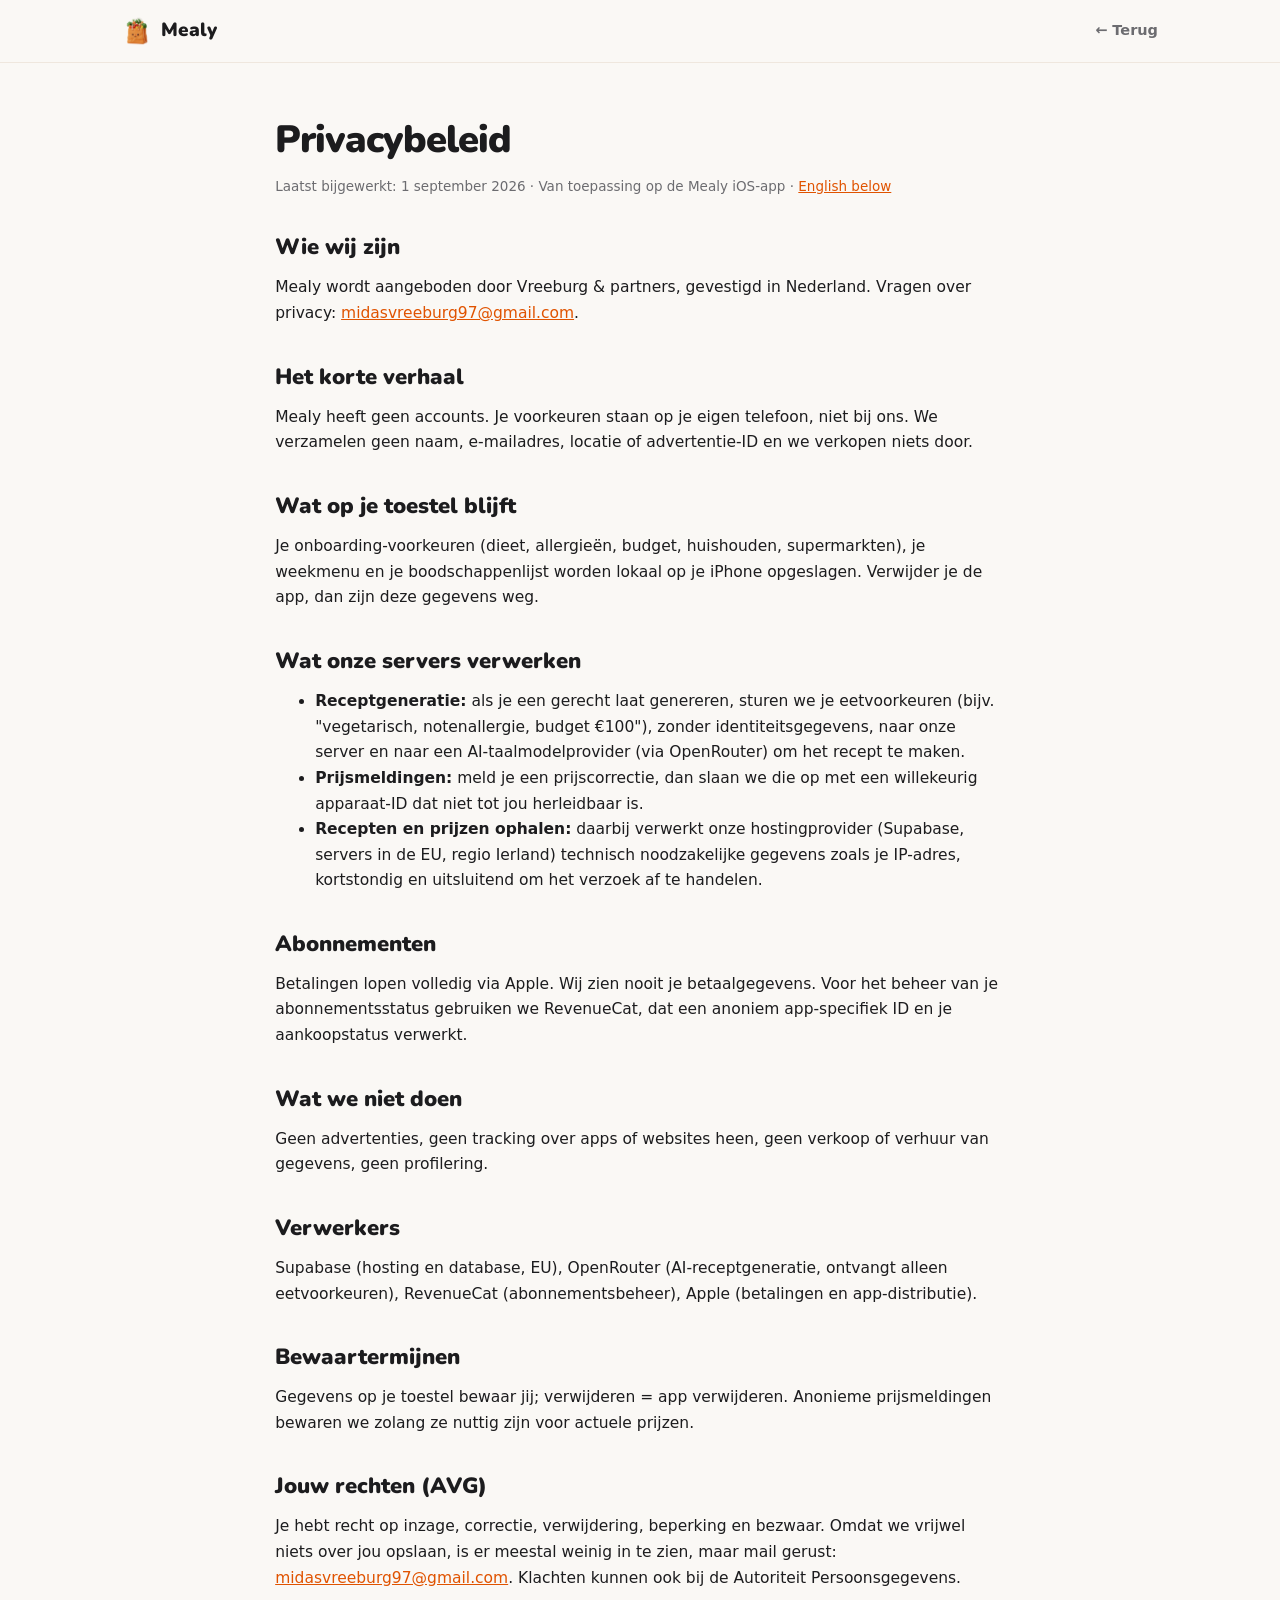
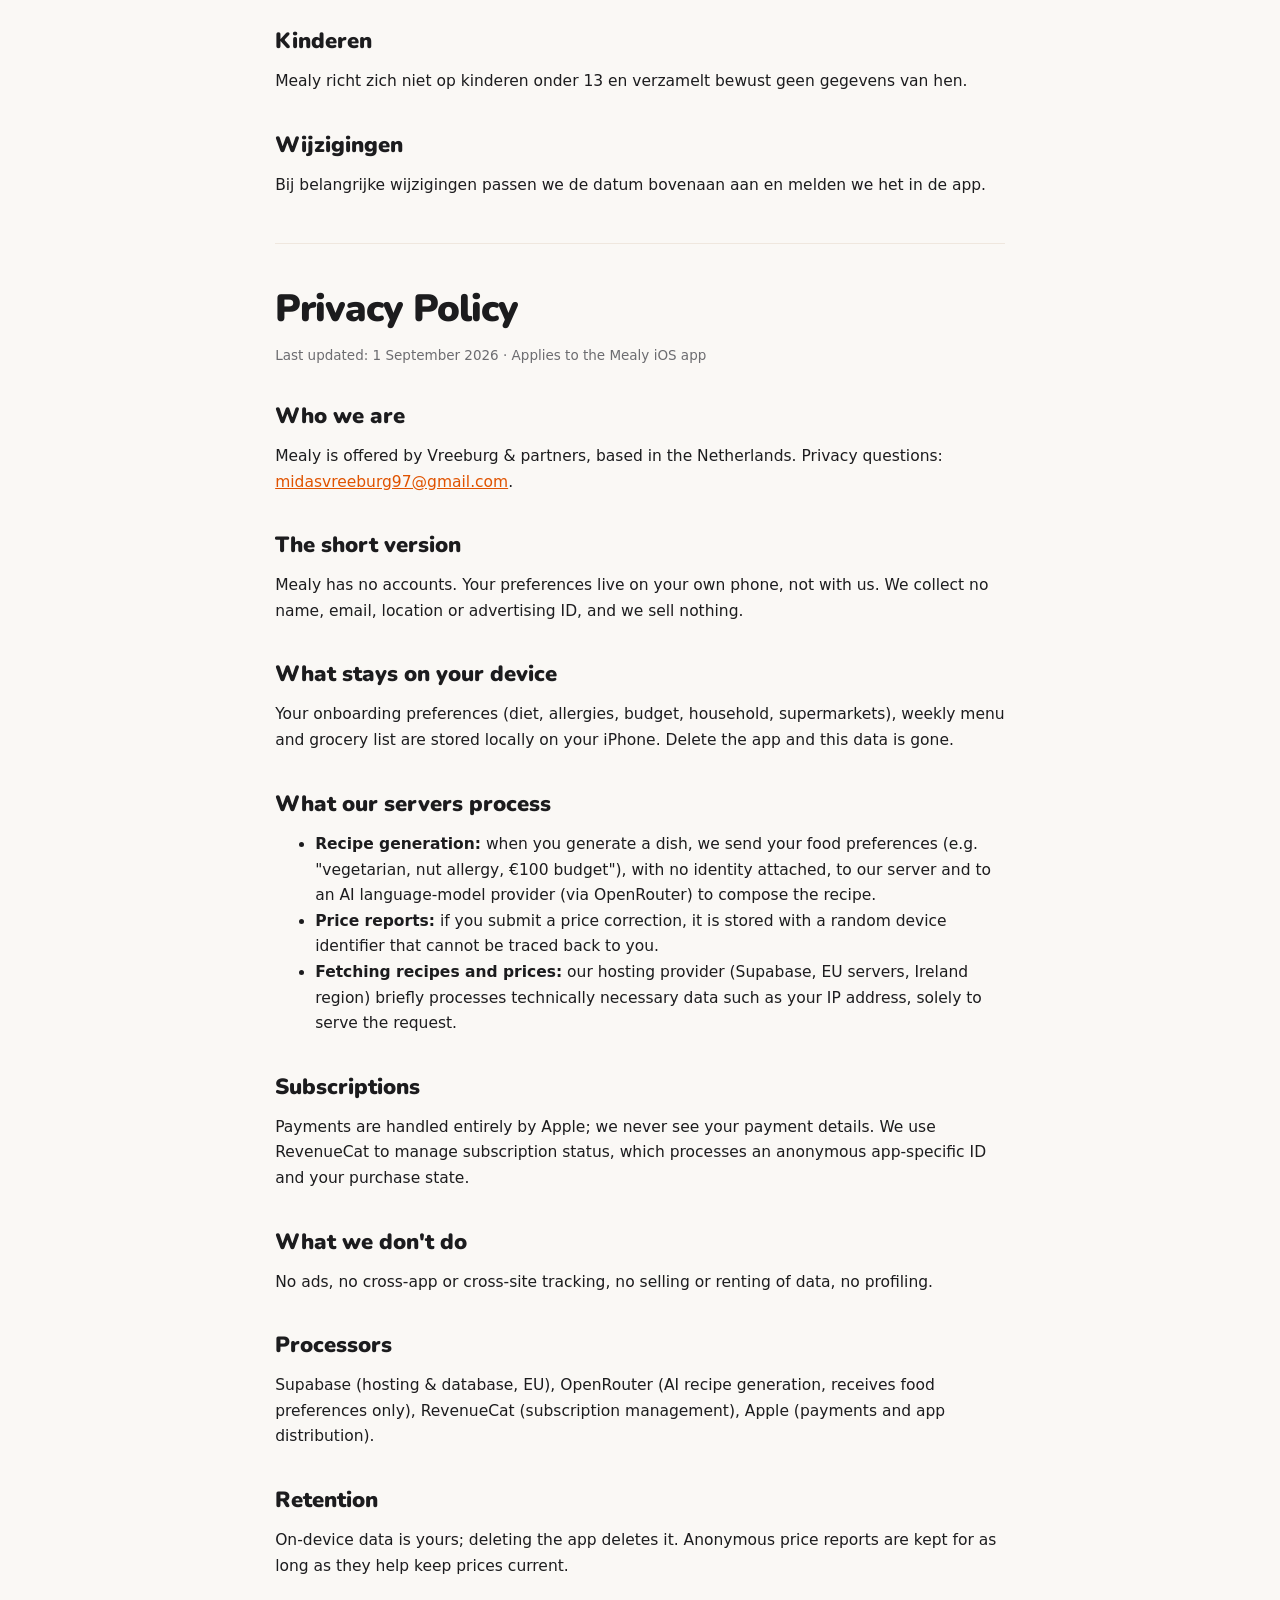
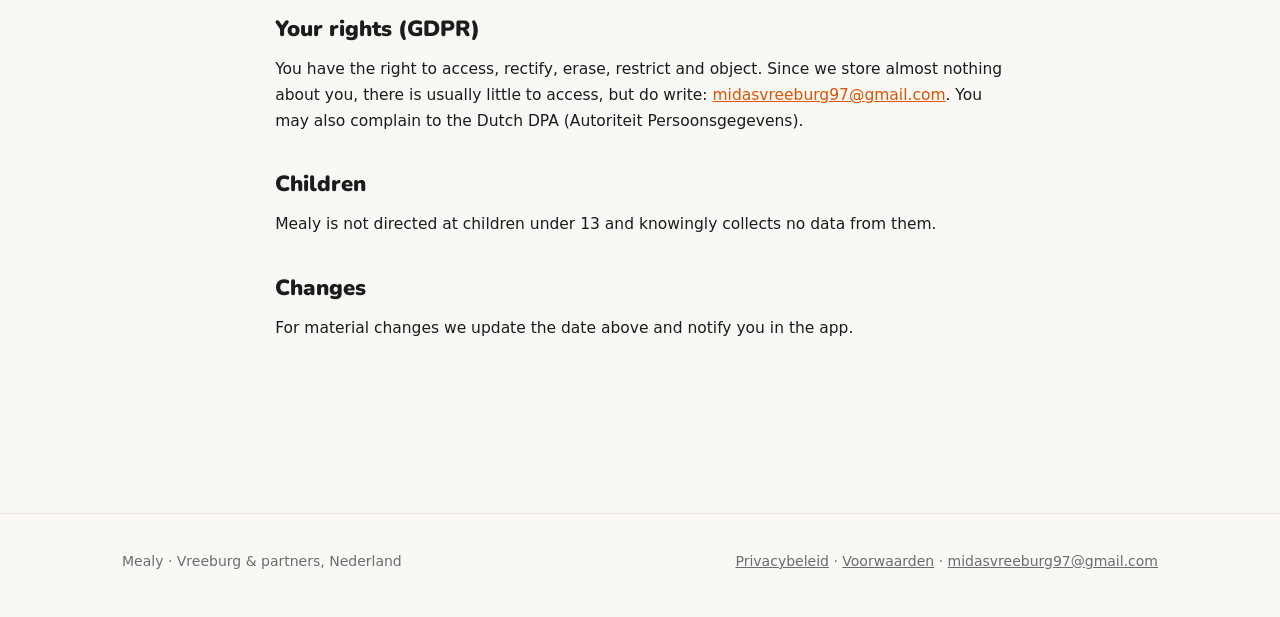
<file: privacy.html>
<!doctype html>
<html lang="nl">
<head>
<meta charset="utf-8"><meta name="viewport" content="width=device-width,initial-scale=1">
<title>Privacybeleid · Mealy</title>
<link rel="icon" href="assets/mealy-avatar.png">
<link rel="preconnect" href="https://fonts.googleapis.com">
<link rel="stylesheet" href="https://fonts.googleapis.com/css2?family=Nunito:wght@800;900&display=swap">
<link rel="stylesheet" href="styles.css">
</head>
<body>
<nav class="top"><div class="wrap">
  <a class="logo" href="index.html"><img src="assets/mealy-avatar.png" alt="">Mealy</a>
  <span class="spacer"></span><a class="nl" href="index.html">← Terug</a>
</div></nav>
<main class="doc">
  <h1>Privacybeleid</h1>
  <p class="meta">Laatst bijgewerkt: 1 september 2026 · Van toepassing op de Mealy iOS-app · <a href="#english">English below</a></p>

  <h2>Wie wij zijn</h2>
  <p>Mealy wordt aangeboden door Vreeburg &amp; partners, gevestigd in Nederland. Vragen over privacy: <a href="mailto:midasvreeburg97@gmail.com">midasvreeburg97@gmail.com</a>.</p>

  <h2>Het korte verhaal</h2>
  <p>Mealy heeft geen accounts. Je voorkeuren staan op je eigen telefoon, niet bij ons. We verzamelen geen naam, e-mailadres, locatie of advertentie-ID en we verkopen niets door.</p>

  <h2>Wat op je toestel blijft</h2>
  <p>Je onboarding-voorkeuren (dieet, allergieën, budget, huishouden, supermarkten), je weekmenu en je boodschappenlijst worden lokaal op je iPhone opgeslagen. Verwijder je de app, dan zijn deze gegevens weg.</p>

  <h2>Wat onze servers verwerken</h2>
  <ul>
    <li><b>Receptgeneratie:</b> als je een gerecht laat genereren, sturen we je eetvoorkeuren (bijv. "vegetarisch, notenallergie, budget €100"), zonder identiteitsgegevens, naar onze server en naar een AI-taalmodelprovider (via OpenRouter) om het recept te maken.</li>
    <li><b>Prijsmeldingen:</b> meld je een prijscorrectie, dan slaan we die op met een willekeurig apparaat-ID dat niet tot jou herleidbaar is.</li>
    <li><b>Recepten en prijzen ophalen:</b> daarbij verwerkt onze hostingprovider (Supabase, servers in de EU, regio Ierland) technisch noodzakelijke gegevens zoals je IP-adres, kortstondig en uitsluitend om het verzoek af te handelen.</li>
  </ul>

  <h2>Abonnementen</h2>
  <p>Betalingen lopen volledig via Apple. Wij zien nooit je betaalgegevens. Voor het beheer van je abonnementsstatus gebruiken we RevenueCat, dat een anoniem app-specifiek ID en je aankoopstatus verwerkt.</p>

  <h2>Wat we niet doen</h2>
  <p>Geen advertenties, geen tracking over apps of websites heen, geen verkoop of verhuur van gegevens, geen profilering.</p>

  <h2>Verwerkers</h2>
  <p>Supabase (hosting en database, EU), OpenRouter (AI-receptgeneratie, ontvangt alleen eetvoorkeuren), RevenueCat (abonnementsbeheer), Apple (betalingen en app-distributie).</p>

  <h2>Bewaartermijnen</h2>
  <p>Gegevens op je toestel bewaar jij; verwijderen = app verwijderen. Anonieme prijsmeldingen bewaren we zolang ze nuttig zijn voor actuele prijzen.</p>

  <h2>Jouw rechten (AVG)</h2>
  <p>Je hebt recht op inzage, correctie, verwijdering, beperking en bezwaar. Omdat we vrijwel niets over jou opslaan, is er meestal weinig in te zien, maar mail gerust: <a href="mailto:midasvreeburg97@gmail.com">midasvreeburg97@gmail.com</a>. Klachten kunnen ook bij de Autoriteit Persoonsgegevens.</p>

  <h2>Kinderen</h2>
  <p>Mealy richt zich niet op kinderen onder 13 en verzamelt bewust geen gegevens van hen.</p>

  <h2>Wijzigingen</h2>
  <p>Bij belangrijke wijzigingen passen we de datum bovenaan aan en melden we het in de app.</p>

  <hr style="border:none; border-top:1px solid var(--border); margin:44px 0">

  <h1 id="english">Privacy Policy</h1>
  <p class="meta">Last updated: 1 September 2026 · Applies to the Mealy iOS app</p>
  <h2>Who we are</h2>
  <p>Mealy is offered by Vreeburg &amp; partners, based in the Netherlands. Privacy questions: <a href="mailto:midasvreeburg97@gmail.com">midasvreeburg97@gmail.com</a>.</p>
  <h2>The short version</h2>
  <p>Mealy has no accounts. Your preferences live on your own phone, not with us. We collect no name, email, location or advertising ID, and we sell nothing.</p>
  <h2>What stays on your device</h2>
  <p>Your onboarding preferences (diet, allergies, budget, household, supermarkets), weekly menu and grocery list are stored locally on your iPhone. Delete the app and this data is gone.</p>
  <h2>What our servers process</h2>
  <ul>
    <li><b>Recipe generation:</b> when you generate a dish, we send your food preferences (e.g. "vegetarian, nut allergy, €100 budget"), with no identity attached, to our server and to an AI language-model provider (via OpenRouter) to compose the recipe.</li>
    <li><b>Price reports:</b> if you submit a price correction, it is stored with a random device identifier that cannot be traced back to you.</li>
    <li><b>Fetching recipes and prices:</b> our hosting provider (Supabase, EU servers, Ireland region) briefly processes technically necessary data such as your IP address, solely to serve the request.</li>
  </ul>
  <h2>Subscriptions</h2>
  <p>Payments are handled entirely by Apple; we never see your payment details. We use RevenueCat to manage subscription status, which processes an anonymous app-specific ID and your purchase state.</p>
  <h2>What we don't do</h2>
  <p>No ads, no cross-app or cross-site tracking, no selling or renting of data, no profiling.</p>
  <h2>Processors</h2>
  <p>Supabase (hosting &amp; database, EU), OpenRouter (AI recipe generation, receives food preferences only), RevenueCat (subscription management), Apple (payments and app distribution).</p>
  <h2>Retention</h2>
  <p>On-device data is yours; deleting the app deletes it. Anonymous price reports are kept for as long as they help keep prices current.</p>
  <h2>Your rights (GDPR)</h2>
  <p>You have the right to access, rectify, erase, restrict and object. Since we store almost nothing about you, there is usually little to access, but do write: <a href="mailto:midasvreeburg97@gmail.com">midasvreeburg97@gmail.com</a>. You may also complain to the Dutch DPA (Autoriteit Persoonsgegevens).</p>
  <h2>Children</h2>
  <p>Mealy is not directed at children under 13 and knowingly collects no data from them.</p>
  <h2>Changes</h2>
  <p>For material changes we update the date above and notify you in the app.</p>
</main>
<footer><div class="wrap">
  <span>Mealy · Vreeburg &amp; partners, Nederland</span>
  <span><a href="privacy.html">Privacybeleid</a> · <a href="voorwaarden.html">Voorwaarden</a> · <a href="mailto:midasvreeburg97@gmail.com">midasvreeburg97@gmail.com</a></span>
</div></footer>
</body>
</html>
</file>
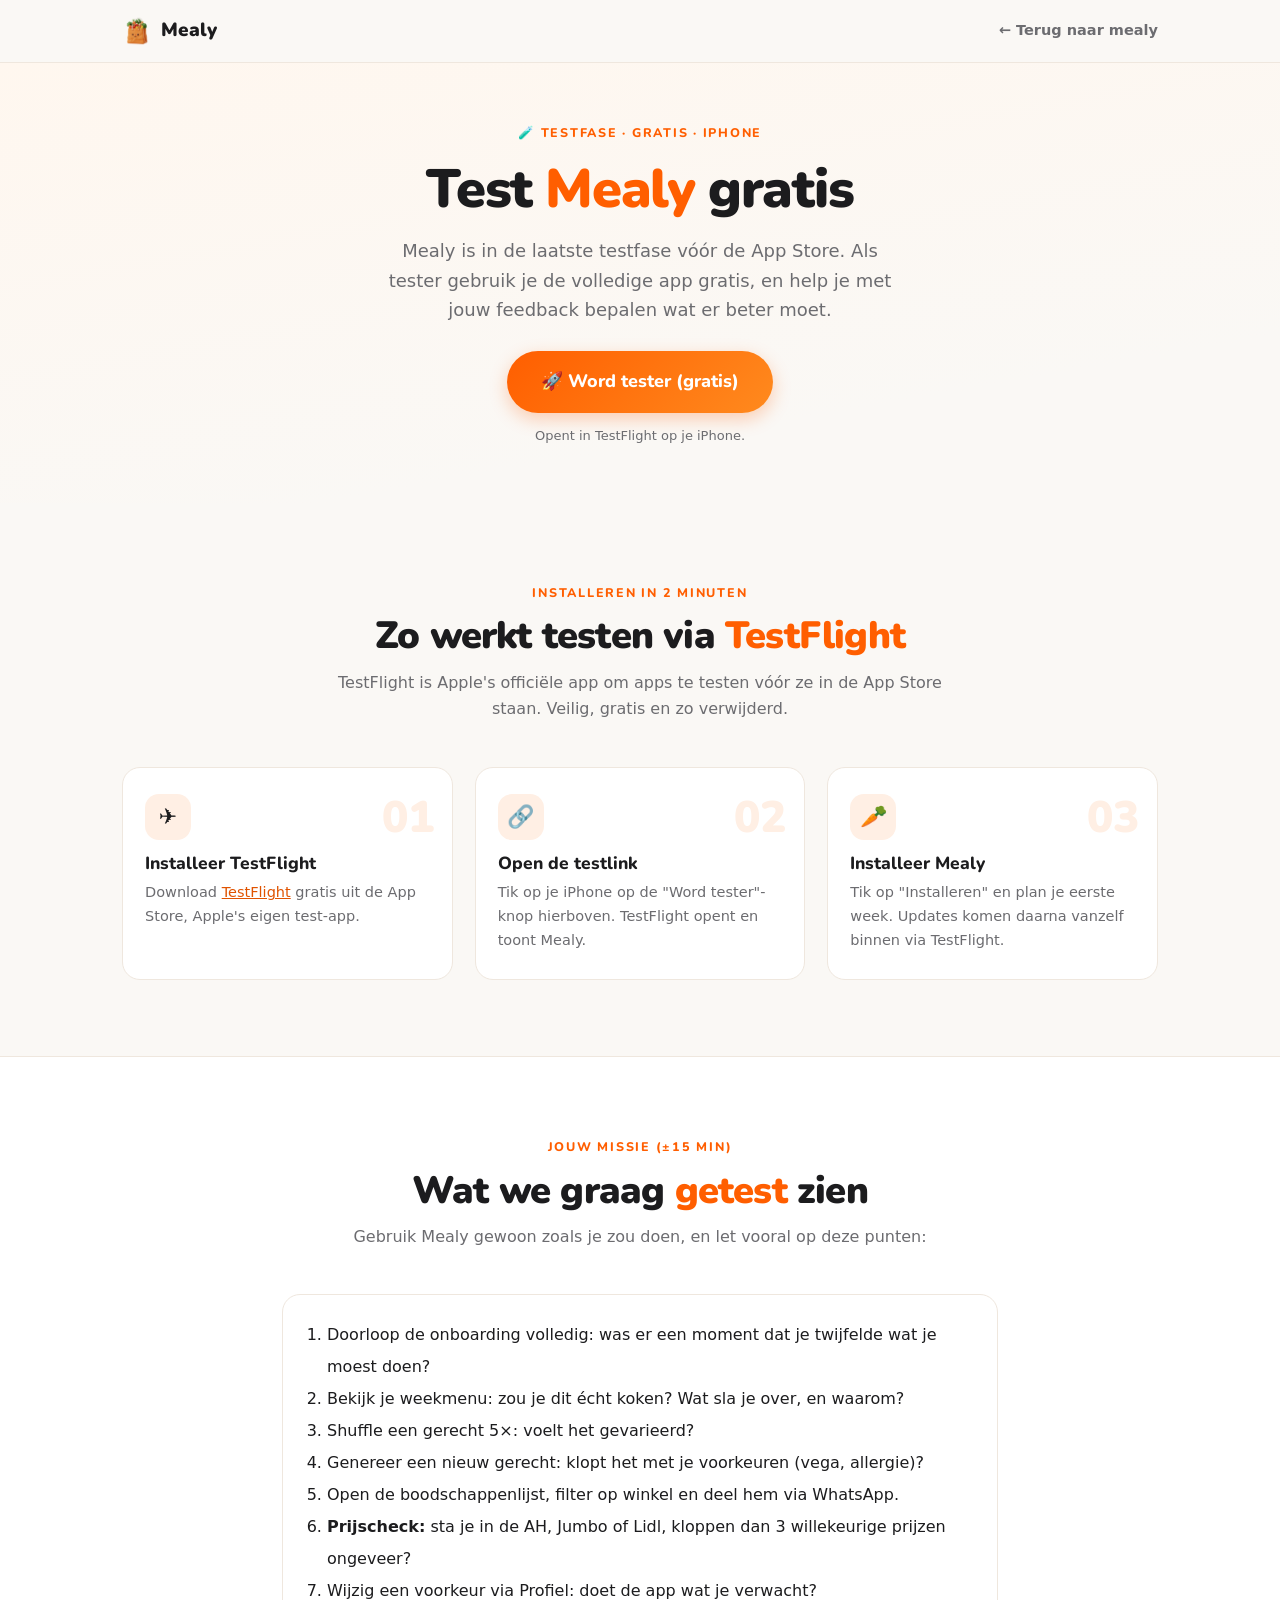
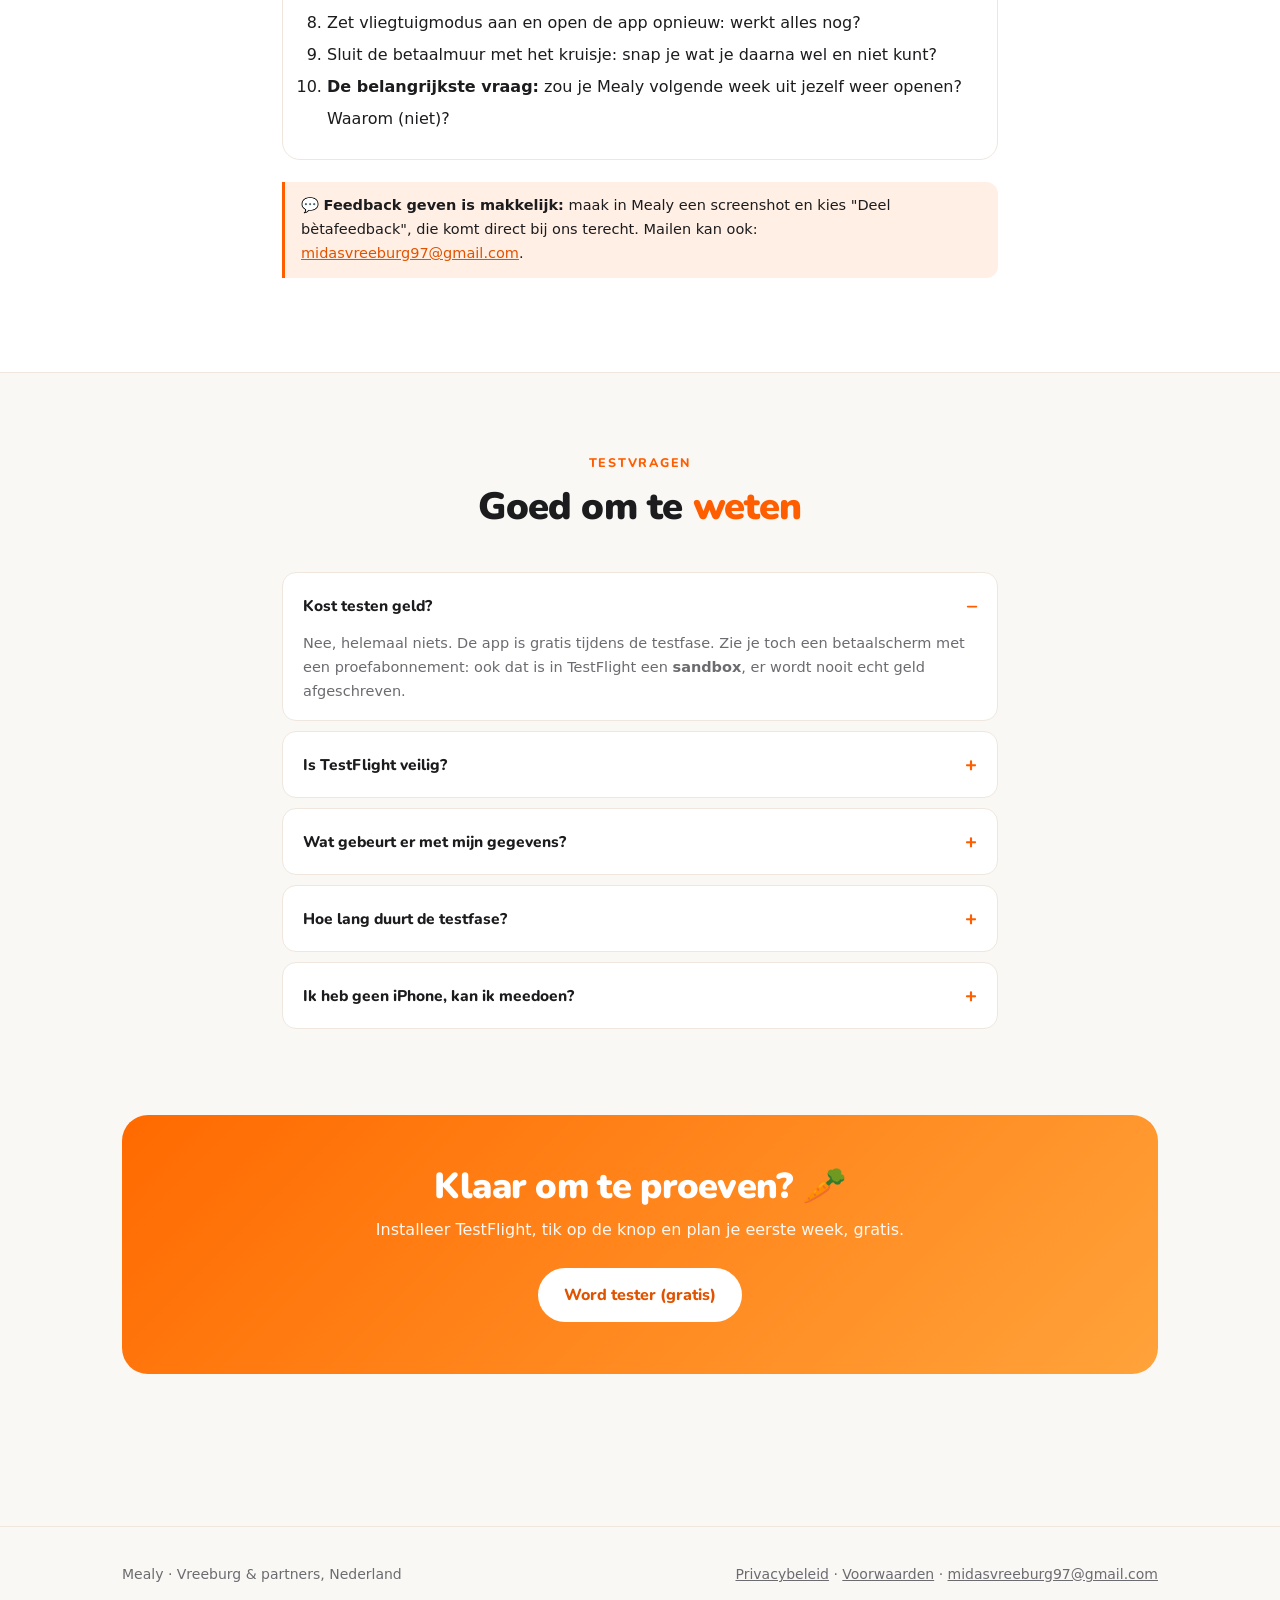
<file: test.html>
<!doctype html>
<html lang="nl">
<head>
<meta charset="utf-8">
<meta name="viewport" content="width=device-width,initial-scale=1">
<title>Mealy gratis testen via TestFlight</title>
<meta name="description" content="Test Mealy gratis op je iPhone via TestFlight, in drie stappen geïnstalleerd.">
<link rel="icon" href="assets/mealy-avatar.png">
<link rel="preconnect" href="https://fonts.googleapis.com">
<link rel="stylesheet" href="https://fonts.googleapis.com/css2?family=Nunito:wght@700;800;900&display=swap">
<link rel="stylesheet" href="styles.css">
</head>
<body>

<nav class="top"><div class="wrap">
  <a class="logo" href="index.html"><img src="assets/mealy-avatar.png" alt="">Mealy</a>
  <span class="spacer"></span>
  <a class="nl" href="index.html">← Terug naar mealy</a>
</div></nav>

<header class="hero" style="padding:56px 0 44px"><div class="wrap" style="grid-template-columns:1fr; text-align:center">
  <div>
    <span class="eyebrow">🧪 Testfase · gratis · iPhone</span>
    <h1 style="margin-inline:auto; max-width:16ch">Test <span class="accent">Mealy</span> gratis</h1>
    <p class="sub" style="margin-inline:auto">Mealy is in de laatste testfase vóór de App Store. Als tester gebruik je de volledige app gratis, en help je met jouw feedback bepalen wat er beter moet.</p>
    <a class="btn btn-primary" id="tfbtn" target="_blank" rel="noopener" href="#stappen" style="font-size:18px; padding:16px 34px">🚀 Word tester (gratis)</a>
    <p id="tfnote" style="font-size:13px; color:var(--muted); margin-top:12px">De testlink komt hier zodra Apple de build heeft goedgekeurd, meestal binnen een dag.</p>
  </div>
</div></header>

<section class="sec" id="stappen"><div class="wrap">
  <div class="sec-head">
    <span class="eyebrow">Installeren in 2 minuten</span>
    <h2>Zo werkt testen via <span class="accent">TestFlight</span></h2>
    <p>TestFlight is Apple's officiële app om apps te testen vóór ze in de App Store staan. Veilig, gratis en zo verwijderd.</p>
  </div>
  <div class="steps">
    <div class="step"><span class="num">01</span><div class="ico">✈️</div><h3>Installeer TestFlight</h3><p>Download <a href="https://apps.apple.com/nl/app/testflight/id899247664">TestFlight</a> gratis uit de App Store, Apple's eigen test-app.</p></div>
    <div class="step"><span class="num">02</span><div class="ico">🔗</div><h3>Open de testlink</h3><p>Tik op je iPhone op de "Word tester"-knop hierboven. TestFlight opent en toont Mealy.</p></div>
    <div class="step"><span class="num">03</span><div class="ico">🥕</div><h3>Installeer Mealy</h3><p>Tik op "Installeren" en plan je eerste week. Updates komen daarna vanzelf binnen via TestFlight.</p></div>
  </div>
</div></section>

<section class="sec" style="background:var(--card); border-top:1px solid var(--border); border-bottom:1px solid var(--border)"><div class="wrap" style="max-width:760px">
  <div class="sec-head">
    <span class="eyebrow">Jouw missie (±15 min)</span>
    <h2>Wat we graag <span class="accent">getest</span> zien</h2>
    <p>Gebruik Mealy gewoon zoals je zou doen, en let vooral op deze punten:</p>
  </div>
  <div class="feature" style="margin-bottom:0">
    <ol style="margin:0; padding-left:22px; line-height:2">
      <li>Doorloop de onboarding volledig: was er een moment dat je twijfelde wat je moest doen?</li>
      <li>Bekijk je weekmenu: zou je dit écht koken? Wat sla je over, en waarom?</li>
      <li>Shuffle een gerecht 5×: voelt het gevarieerd?</li>
      <li>Genereer een nieuw gerecht: klopt het met je voorkeuren (vega, allergie)?</li>
      <li>Open de boodschappenlijst, filter op winkel en deel hem via WhatsApp.</li>
      <li><b>Prijscheck:</b> sta je in de AH, Jumbo of Lidl, kloppen dan 3 willekeurige prijzen ongeveer?</li>
      <li>Wijzig een voorkeur via Profiel: doet de app wat je verwacht?</li>
      <li>Zet vliegtuigmodus aan en open de app opnieuw: werkt alles nog?</li>
      <li>Sluit de betaalmuur met het kruisje: snap je wat je daarna wel en niet kunt?</li>
      <li><b>De belangrijkste vraag:</b> zou je Mealy volgende week uit jezelf weer openen? Waarom (niet)?</li>
    </ol>
  </div>
  <div class="notice" style="margin-top:22px">💬 <b>Feedback geven is makkelijk:</b> maak in Mealy een screenshot en kies "Deel bètafeedback", die komt direct bij ons terecht. Mailen kan ook: <a href="mailto:midasvreeburg97@gmail.com">midasvreeburg97@gmail.com</a>.</div>
</div></section>

<section class="sec"><div class="wrap" style="max-width:760px">
  <div class="sec-head">
    <span class="eyebrow">Testvragen</span>
    <h2>Goed om te <span class="accent">weten</span></h2>
  </div>
  <details open><summary>Kost testen geld?</summary><p>Nee, helemaal niets. De app is gratis tijdens de testfase. Zie je toch een betaalscherm met een proefabonnement: ook dat is in TestFlight een <b>sandbox</b>, er wordt nooit echt geld afgeschreven.</p></details>
  <details><summary>Is TestFlight veilig?</summary><p>Ja. TestFlight is van Apple zelf en is dé officiële manier om apps te testen. Elke testversie is door Apple gecontroleerd.</p></details>
  <details><summary>Wat gebeurt er met mijn gegevens?</summary><p>Mealy heeft geen accounts; je voorkeuren staan op je eigen telefoon. Lees het volledige <a href="privacy.html">privacybeleid</a>.</p></details>
  <details><summary>Hoe lang duurt de testfase?</summary><p>Testbuilds zijn telkens 90 dagen geldig en updates komen automatisch binnen. Zodra Mealy in de App Store staat, laten we je dat als eerste weten.</p></details>
  <details><summary>Ik heb geen iPhone, kan ik meedoen?</summary><p>Nog niet: de testfase is eerst iOS. Android staat op de planning.</p></details>
</div></section>

<section class="sec" style="padding-top:0"><div class="wrap">
  <div class="cta-banner">
    <h2>Klaar om te proeven? 🥕</h2>
    <p>Installeer TestFlight, tik op de knop en plan je eerste week, gratis.</p>
    <a class="btn" id="tfbtn2" target="_blank" rel="noopener" href="#stappen">Word tester (gratis)</a>
  </div>
</div></section>

<footer><div class="wrap">
  <span>Mealy · Vreeburg &amp; partners, Nederland</span>
  <span><a href="privacy.html">Privacybeleid</a> · <a href="voorwaarden.html">Voorwaarden</a> · <a href="mailto:midasvreeburg97@gmail.com">midasvreeburg97@gmail.com</a></span>
</div></footer>

<script>
  // Paste the public TestFlight link between the quotes once Beta App Review
  // approves the build; both buttons switch over automatically.
  var TESTFLIGHT_URL = "https://testflight.apple.com/join/76b3hpwM";
  if (TESTFLIGHT_URL) {
    ["tfbtn","tfbtn2"].forEach(function(id){ var b=document.getElementById(id); if(b) b.href = TESTFLIGHT_URL; });
    var n=document.getElementById("tfnote"); if(n) n.textContent = "Opent in TestFlight op je iPhone.";
  }
</script>
</body>
</html>
</file>
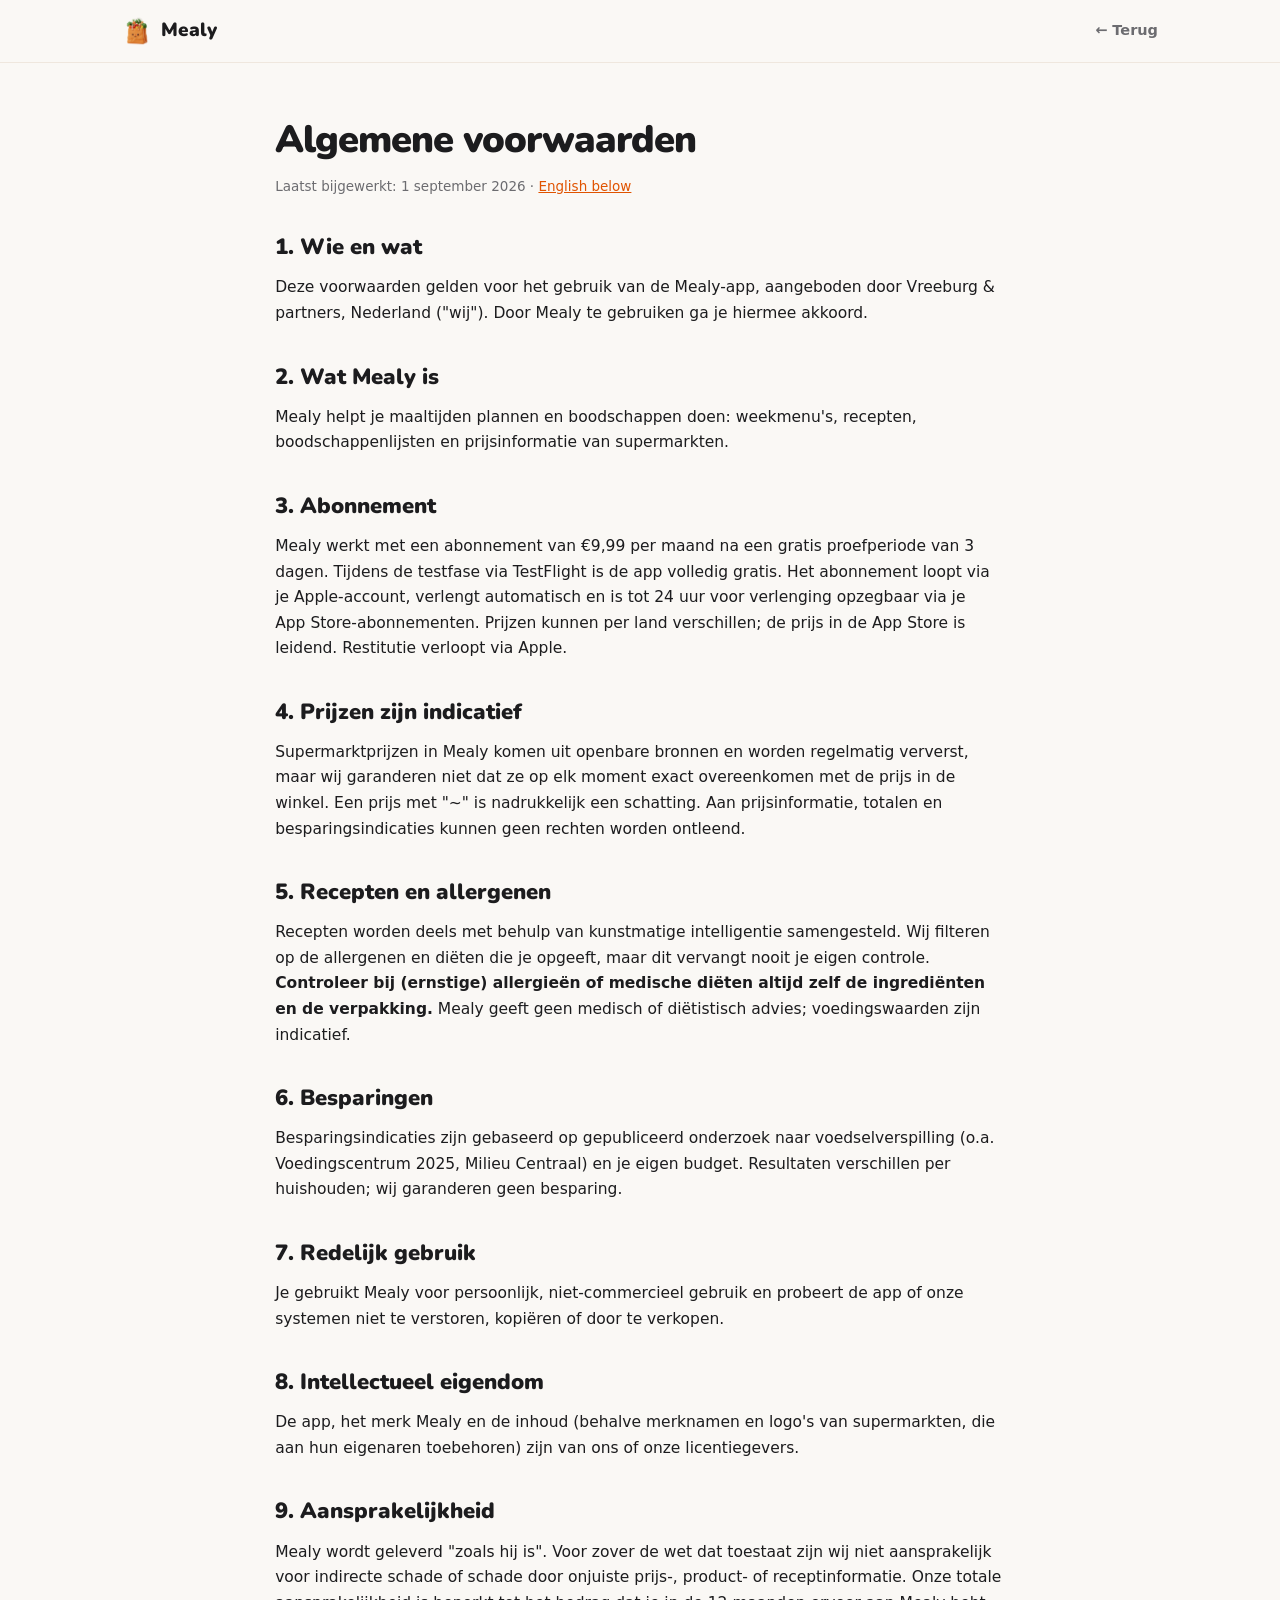
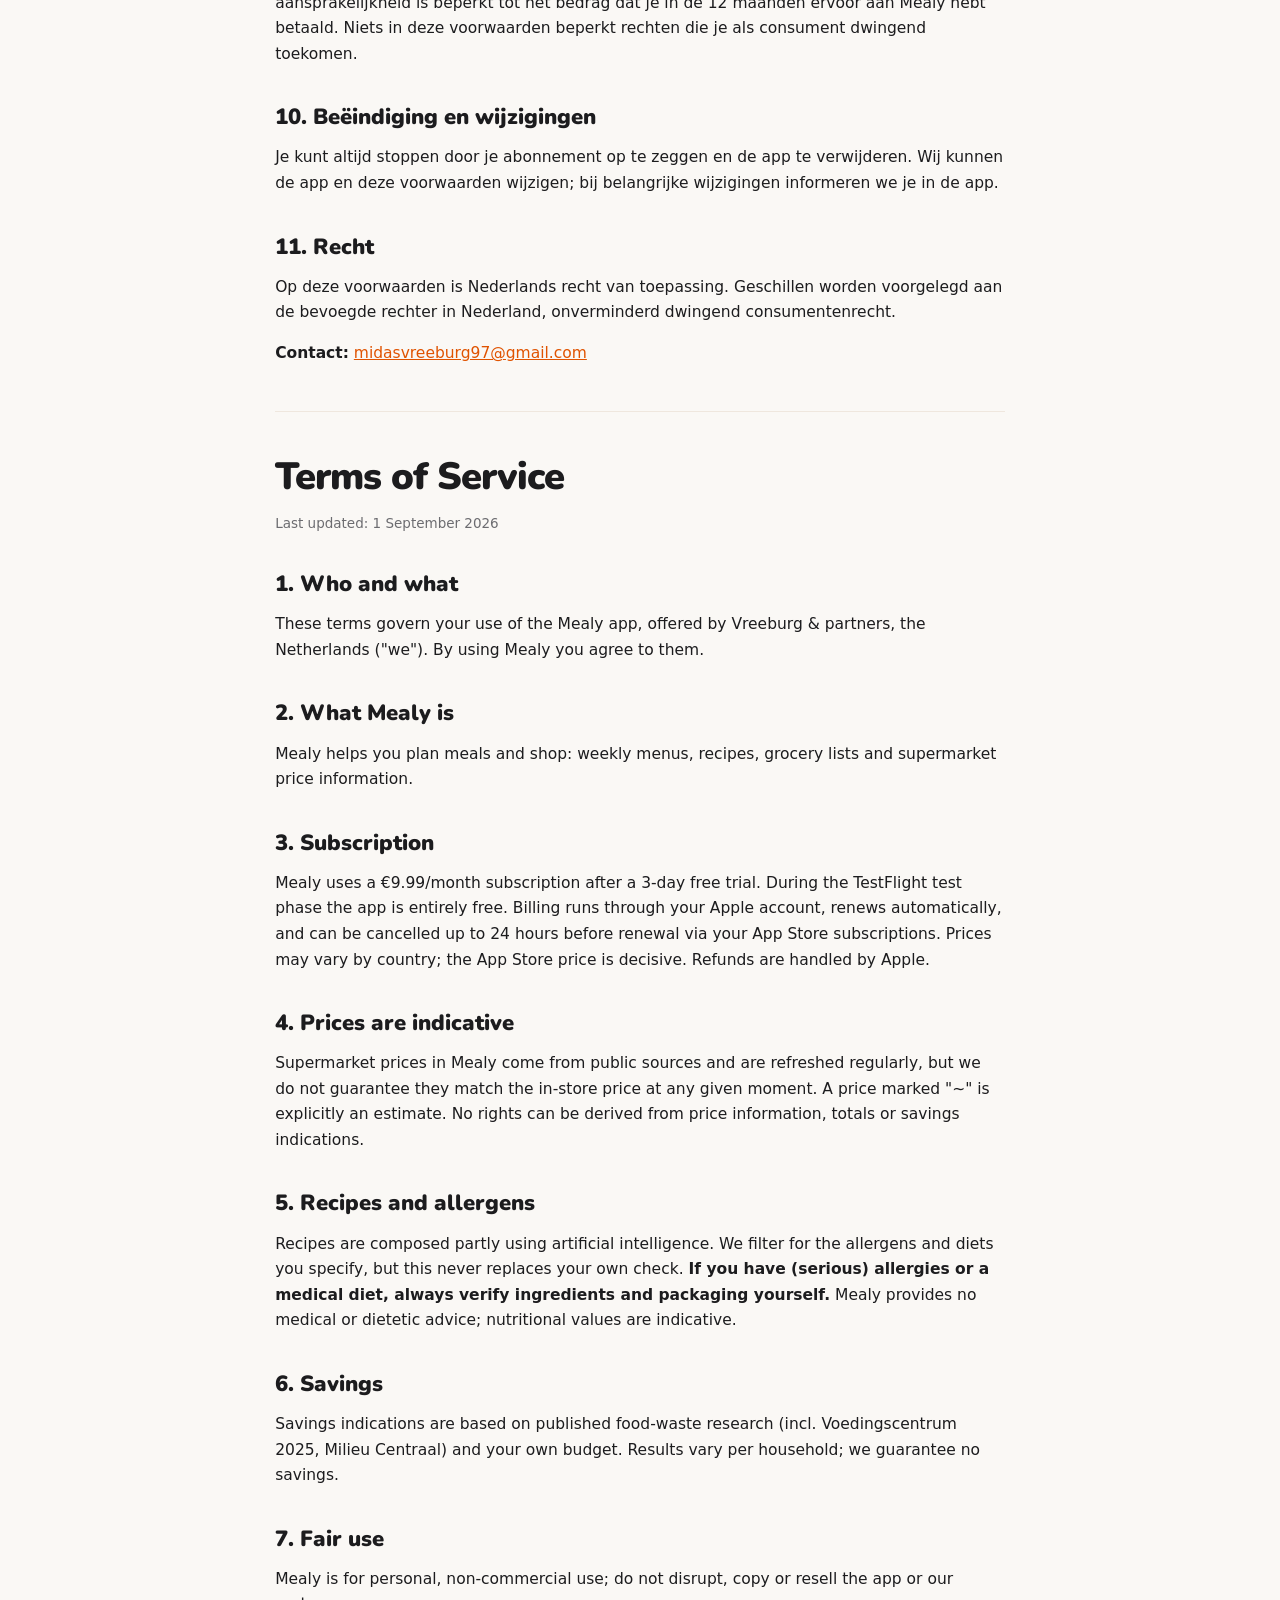
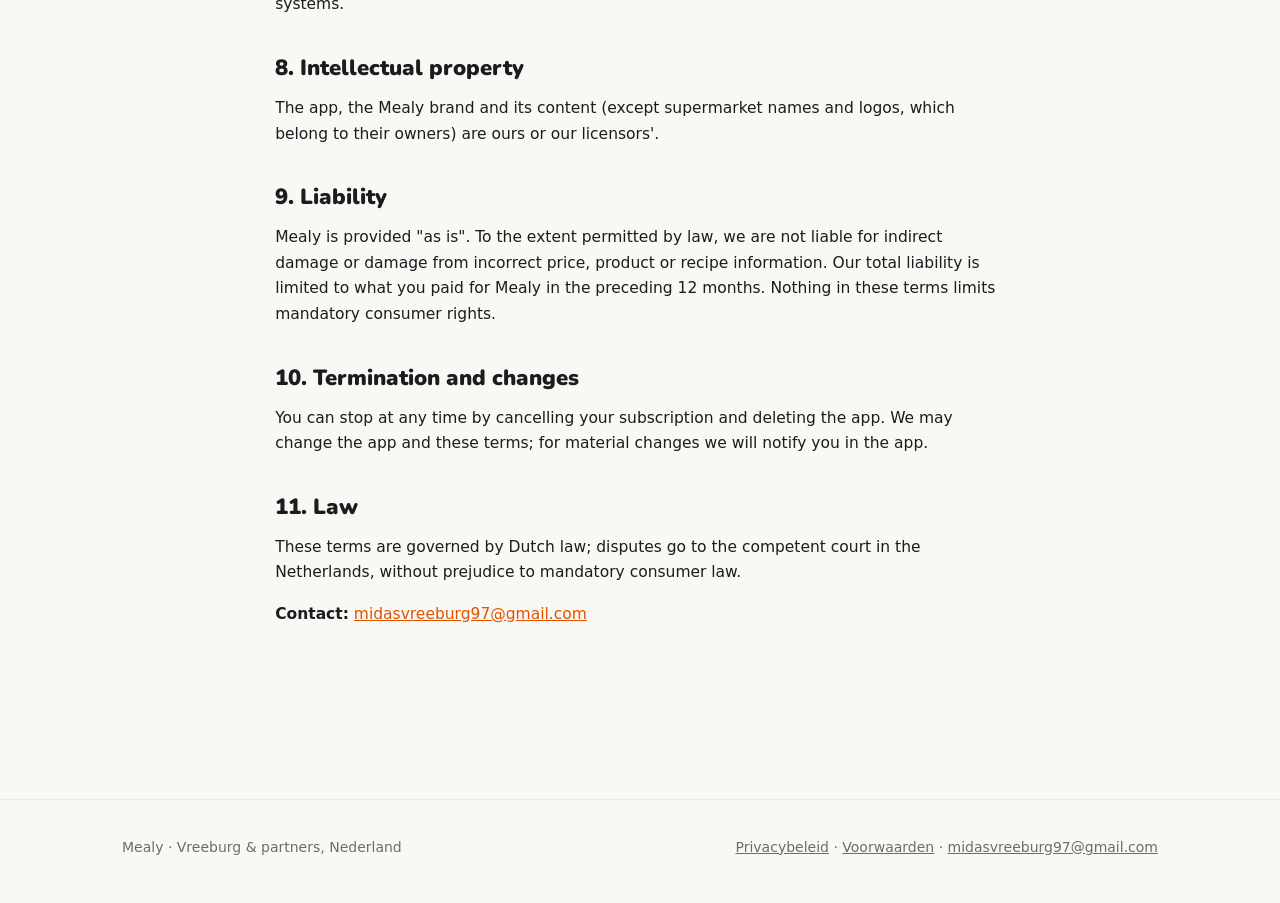
<file: voorwaarden.html>
<!doctype html>
<html lang="nl">
<head>
<meta charset="utf-8"><meta name="viewport" content="width=device-width,initial-scale=1">
<title>Algemene voorwaarden · Mealy</title>
<link rel="icon" href="assets/mealy-avatar.png">
<link rel="preconnect" href="https://fonts.googleapis.com">
<link rel="stylesheet" href="https://fonts.googleapis.com/css2?family=Nunito:wght@800;900&display=swap">
<link rel="stylesheet" href="styles.css">
</head>
<body>
<nav class="top"><div class="wrap">
  <a class="logo" href="index.html"><img src="assets/mealy-avatar.png" alt="">Mealy</a>
  <span class="spacer"></span><a class="nl" href="index.html">← Terug</a>
</div></nav>
<main class="doc">
  <h1>Algemene voorwaarden</h1>
  <p class="meta">Laatst bijgewerkt: 1 september 2026 · <a href="#english">English below</a></p>

  <h2>1. Wie en wat</h2>
  <p>Deze voorwaarden gelden voor het gebruik van de Mealy-app, aangeboden door Vreeburg &amp; partners, Nederland ("wij"). Door Mealy te gebruiken ga je hiermee akkoord.</p>
  <h2>2. Wat Mealy is</h2>
  <p>Mealy helpt je maaltijden plannen en boodschappen doen: weekmenu's, recepten, boodschappenlijsten en prijsinformatie van supermarkten.</p>
  <h2>3. Abonnement</h2>
  <p>Mealy werkt met een abonnement van €9,99 per maand na een gratis proefperiode van 3 dagen. Tijdens de testfase via TestFlight is de app volledig gratis. Het abonnement loopt via je Apple-account, verlengt automatisch en is tot 24 uur voor verlenging opzegbaar via je App&nbsp;Store-abonnementen. Prijzen kunnen per land verschillen; de prijs in de App Store is leidend. Restitutie verloopt via Apple.</p>
  <h2>4. Prijzen zijn indicatief</h2>
  <p>Supermarktprijzen in Mealy komen uit openbare bronnen en worden regelmatig ververst, maar wij garanderen niet dat ze op elk moment exact overeenkomen met de prijs in de winkel. Een prijs met "~" is nadrukkelijk een schatting. Aan prijsinformatie, totalen en besparingsindicaties kunnen geen rechten worden ontleend.</p>
  <h2>5. Recepten en allergenen</h2>
  <p>Recepten worden deels met behulp van kunstmatige intelligentie samengesteld. Wij filteren op de allergenen en diëten die je opgeeft, maar dit vervangt nooit je eigen controle. <b>Controleer bij (ernstige) allergieën of medische diëten altijd zelf de ingrediënten en de verpakking.</b> Mealy geeft geen medisch of diëtistisch advies; voedingswaarden zijn indicatief.</p>
  <h2>6. Besparingen</h2>
  <p>Besparingsindicaties zijn gebaseerd op gepubliceerd onderzoek naar voedselverspilling (o.a. Voedingscentrum 2025, Milieu Centraal) en je eigen budget. Resultaten verschillen per huishouden; wij garanderen geen besparing.</p>
  <h2>7. Redelijk gebruik</h2>
  <p>Je gebruikt Mealy voor persoonlijk, niet-commercieel gebruik en probeert de app of onze systemen niet te verstoren, kopiëren of door te verkopen.</p>
  <h2>8. Intellectueel eigendom</h2>
  <p>De app, het merk Mealy en de inhoud (behalve merknamen en logo's van supermarkten, die aan hun eigenaren toebehoren) zijn van ons of onze licentiegevers.</p>
  <h2>9. Aansprakelijkheid</h2>
  <p>Mealy wordt geleverd "zoals hij is". Voor zover de wet dat toestaat zijn wij niet aansprakelijk voor indirecte schade of schade door onjuiste prijs-, product- of receptinformatie. Onze totale aansprakelijkheid is beperkt tot het bedrag dat je in de 12 maanden ervoor aan Mealy hebt betaald. Niets in deze voorwaarden beperkt rechten die je als consument dwingend toekomen.</p>
  <h2>10. Beëindiging en wijzigingen</h2>
  <p>Je kunt altijd stoppen door je abonnement op te zeggen en de app te verwijderen. Wij kunnen de app en deze voorwaarden wijzigen; bij belangrijke wijzigingen informeren we je in de app.</p>
  <h2>11. Recht</h2>
  <p>Op deze voorwaarden is Nederlands recht van toepassing. Geschillen worden voorgelegd aan de bevoegde rechter in Nederland, onverminderd dwingend consumentenrecht.</p>
  <p><b>Contact:</b> <a href="mailto:midasvreeburg97@gmail.com">midasvreeburg97@gmail.com</a></p>

  <hr style="border:none; border-top:1px solid var(--border); margin:44px 0">

  <h1 id="english">Terms of Service</h1>
  <p class="meta">Last updated: 1 September 2026</p>
  <h2>1. Who and what</h2>
  <p>These terms govern your use of the Mealy app, offered by Vreeburg &amp; partners, the Netherlands ("we"). By using Mealy you agree to them.</p>
  <h2>2. What Mealy is</h2>
  <p>Mealy helps you plan meals and shop: weekly menus, recipes, grocery lists and supermarket price information.</p>
  <h2>3. Subscription</h2>
  <p>Mealy uses a €9.99/month subscription after a 3-day free trial. During the TestFlight test phase the app is entirely free. Billing runs through your Apple account, renews automatically, and can be cancelled up to 24 hours before renewal via your App Store subscriptions. Prices may vary by country; the App Store price is decisive. Refunds are handled by Apple.</p>
  <h2>4. Prices are indicative</h2>
  <p>Supermarket prices in Mealy come from public sources and are refreshed regularly, but we do not guarantee they match the in-store price at any given moment. A price marked "~" is explicitly an estimate. No rights can be derived from price information, totals or savings indications.</p>
  <h2>5. Recipes and allergens</h2>
  <p>Recipes are composed partly using artificial intelligence. We filter for the allergens and diets you specify, but this never replaces your own check. <b>If you have (serious) allergies or a medical diet, always verify ingredients and packaging yourself.</b> Mealy provides no medical or dietetic advice; nutritional values are indicative.</p>
  <h2>6. Savings</h2>
  <p>Savings indications are based on published food-waste research (incl. Voedingscentrum 2025, Milieu Centraal) and your own budget. Results vary per household; we guarantee no savings.</p>
  <h2>7. Fair use</h2>
  <p>Mealy is for personal, non-commercial use; do not disrupt, copy or resell the app or our systems.</p>
  <h2>8. Intellectual property</h2>
  <p>The app, the Mealy brand and its content (except supermarket names and logos, which belong to their owners) are ours or our licensors'.</p>
  <h2>9. Liability</h2>
  <p>Mealy is provided "as is". To the extent permitted by law, we are not liable for indirect damage or damage from incorrect price, product or recipe information. Our total liability is limited to what you paid for Mealy in the preceding 12 months. Nothing in these terms limits mandatory consumer rights.</p>
  <h2>10. Termination and changes</h2>
  <p>You can stop at any time by cancelling your subscription and deleting the app. We may change the app and these terms; for material changes we will notify you in the app.</p>
  <h2>11. Law</h2>
  <p>These terms are governed by Dutch law; disputes go to the competent court in the Netherlands, without prejudice to mandatory consumer law.</p>
  <p><b>Contact:</b> <a href="mailto:midasvreeburg97@gmail.com">midasvreeburg97@gmail.com</a></p>
</main>
<footer><div class="wrap">
  <span>Mealy · Vreeburg &amp; partners, Nederland</span>
  <span><a href="privacy.html">Privacybeleid</a> · <a href="voorwaarden.html">Voorwaarden</a> · <a href="mailto:midasvreeburg97@gmail.com">midasvreeburg97@gmail.com</a></span>
</div></footer>
</body>
</html>
</file>
<file: styles.css>
/* Mealy site — single committed light theme, mirrors the app's tokens. */
:root{
  --cream:#FAF8F5; --cream-top:#FFF7EF; --card:#FFFFFF; --ink:#1C1C1E; --muted:#6C6C70;
  --orange:#FF5E00; --orange-dark:#E05300; --orange-soft:#FFEFE4; --border:#EFE7DE;
  --green:#2E7D32; --green-soft:#E8F5E9; --r:18px;
}
*{box-sizing:border-box}
html{scroll-behavior:smooth}
body{margin:0; background:var(--cream); color:var(--ink); font:16px/1.65 -apple-system,"SF Pro Text",system-ui,Segoe UI,sans-serif}
h1,h2,h3{font-family:"Nunito",-apple-system,system-ui,sans-serif; line-height:1.12; text-wrap:balance; margin:0}
.wrap{max-width:1080px; margin:0 auto; padding:0 22px}
a{color:var(--orange-dark)}
.btn{display:inline-block; font-family:Nunito; font-weight:800; font-size:16px; text-decoration:none; border-radius:999px; padding:14px 26px}
.btn-primary{background:linear-gradient(135deg,var(--orange),#FF8A1E); color:#fff; box-shadow:0 6px 18px rgba(255,94,0,.28)}
.btn-primary:hover{filter:brightness(1.05)}
.btn-ghost{color:var(--orange-dark); border:1.5px solid var(--border); background:var(--card)}
.eyebrow{font-family:Nunito; font-weight:800; font-size:12.5px; letter-spacing:.14em; text-transform:uppercase; color:var(--orange)}
.accent{color:var(--orange)}
nav.top{position:sticky; top:0; z-index:20; background:rgba(250,248,245,.92); backdrop-filter:blur(10px); border-bottom:1px solid var(--border)}
nav.top .wrap{display:flex; align-items:center; gap:22px; height:62px}
.logo{display:flex; align-items:center; gap:9px; font-family:Nunito; font-weight:900; font-size:19px; color:var(--ink); text-decoration:none}
.logo img{width:30px;height:30px}
nav.top a.nl{font-size:14.5px; color:var(--muted); text-decoration:none; font-weight:600}
nav.top a.nl:hover{color:var(--ink)}
nav.top .spacer{flex:1}
nav.top .btn{padding:9px 18px; font-size:14px}
.hero{background:linear-gradient(170deg,var(--cream-top),var(--cream) 75%); padding:64px 0 56px; overflow:hidden}
.hero .wrap{display:grid; grid-template-columns:1.15fr .85fr; gap:44px; align-items:center}
.hero h1{font-size:clamp(34px,5.4vw,54px); font-weight:900; letter-spacing:-1.4px; margin:14px 0 16px}
.hero p.sub{font-size:18px; color:var(--muted); max-width:46ch; margin:0 0 26px}
.hero .ctas{display:flex; gap:12px; flex-wrap:wrap; align-items:center}
.hero-img{width:100%; max-width:460px; margin:0 auto; display:block; filter:drop-shadow(0 26px 50px rgba(28,20,10,.18))}
.phone{width:290px; margin:0 auto; background:#111; border-radius:44px; padding:12px; box-shadow:0 30px 60px rgba(28,20,10,.22)}
.screen{background:var(--cream-top); border-radius:34px; padding:18px 14px 22px; min-height:520px}
.screen h3{font-size:22px; font-weight:900; margin:2px 4px 12px}
.daycard{background:var(--card); border:1.5px solid var(--orange); border-radius:18px; padding:14px; box-shadow:0 8px 20px rgba(28,20,10,.07)}
.dayhead{display:flex; align-items:center; gap:8px; margin-bottom:8px}
.dayhead b{font-family:Nunito; font-weight:900; font-size:12px; letter-spacing:.06em; color:#B26A00}
.pill{font-family:Nunito; font-weight:800; font-size:10px; color:#fff; background:var(--orange); border-radius:999px; padding:3px 9px}
.dish{display:flex; gap:10px; align-items:center; padding:9px 0; border-top:1px solid var(--border)}
.dish:first-of-type{border-top:0}
.dish img{width:46px;height:46px;border-radius:12px;object-fit:cover}
.dish .t{flex:1; min-width:0}
.dish .t b{display:block; font-size:12.5px; line-height:1.25}
.dish .t small{color:var(--muted); font-size:10.5px}
.dish .p{font-family:Nunito;font-weight:900; color:var(--orange); font-size:13px; white-space:nowrap}
.ringchip{margin-top:10px; display:flex; align-items:center; gap:10px; background:var(--green-soft); border-radius:14px; padding:9px 12px}
.ringchip b{color:var(--green); font-family:Nunito; font-size:12.5px}
.band{border-top:1px solid var(--border); border-bottom:1px solid var(--border); background:var(--card); padding:26px 0}
.band .eyebrow{display:block; text-align:center; margin-bottom:16px; color:var(--muted)}
/* Supermarket carousel: an endless slide with soft fade clips on both edges. */
.logo-marquee{overflow:hidden; -webkit-mask-image:linear-gradient(90deg,transparent,#000 10%,#000 90%,transparent); mask-image:linear-gradient(90deg,transparent,#000 10%,#000 90%,transparent)}
.logo-track{display:flex; align-items:center; gap:56px; width:max-content; animation:marquee 32s linear infinite}
.logo-track img{height:80px; width:auto; border-radius:16px; border:1px solid var(--border); background:#fff}
.logo-marquee:hover .logo-track{animation-play-state:paused}
@keyframes marquee{from{transform:translateX(0)}to{transform:translateX(-50%)}}
section.sec{padding:76px 0}
.sec-head{text-align:center; max-width:62ch; margin:0 auto 44px}
.sec-head h2{font-size:clamp(26px,3.6vw,38px); font-weight:900; letter-spacing:-.8px; margin:10px 0 12px}
.sec-head p{color:var(--muted); margin:0}
.steps{display:grid; grid-template-columns:repeat(3,1fr); gap:22px}
.step{background:var(--card); border:1px solid var(--border); border-radius:var(--r); padding:26px 22px; position:relative}
.step .num{position:absolute; top:14px; right:18px; font-family:Nunito; font-weight:900; font-size:44px; color:var(--orange-soft)}
.step .ico{width:46px;height:46px;border-radius:14px;background:var(--orange-soft);display:grid;place-items:center;font-size:22px;margin-bottom:14px}
.step h3{font-size:17.5px; font-weight:800; margin-bottom:8px}
.step p{color:var(--muted); font-size:14.5px; margin:0}
.grid6{display:grid; grid-template-columns:repeat(3,1fr); gap:22px}
.feature{background:var(--card); border:1px solid var(--border); border-radius:var(--r); padding:24px 22px}
.feature .ico{width:42px;height:42px;border-radius:13px;background:var(--orange-soft);display:grid;place-items:center;font-size:20px;margin-bottom:12px}
.feature h3{font-size:16.5px; font-weight:800; margin-bottom:7px}
.feature p{color:var(--muted); font-size:14px; margin:0}
.gallery{display:grid; grid-template-columns:repeat(6,1fr); gap:10px}
.gallery img{width:100%; aspect-ratio:1; object-fit:cover; border-radius:14px}
.split{display:grid; grid-template-columns:1fr 1fr; gap:44px; align-items:center}
.split h2{font-size:clamp(24px,3.2vw,34px); font-weight:900; letter-spacing:-.7px; margin:8px 0 14px}
.split p{color:var(--muted)}
.stat{background:var(--card); border:1px solid var(--border); border-radius:var(--r); padding:22px}
.stat b{font-family:Nunito; font-size:34px; font-weight:900; color:var(--green); display:block; letter-spacing:-1px}
.stat span{color:var(--muted); font-size:14px}
.stats{display:grid; gap:14px}
.price-card{max-width:440px; margin:0 auto; background:var(--card); border:2px solid var(--orange); border-radius:24px; padding:30px 28px; box-shadow:0 18px 40px rgba(255,94,0,.10)}
.price-card .tagline{font-family:Nunito;font-weight:800;font-size:12px;letter-spacing:.1em;color:#fff;background:var(--orange);border-radius:999px;padding:5px 13px;display:inline-block}
.price-line{display:flex; align-items:baseline; gap:12px; margin:16px 0 4px}
.price-line s{color:var(--muted); font-size:24px; font-weight:700}
.price-line b{font-family:Nunito; font-size:46px; font-weight:900; letter-spacing:-1.5px; color:var(--green)}
.price-card ul{list-style:none; padding:0; margin:18px 0 22px}
.price-card li{padding:7px 0 7px 30px; position:relative; font-size:15px}
.price-card li::before{content:"✓"; position:absolute; left:2px; color:var(--green); font-weight:800}
details{background:var(--card); border:1px solid var(--border); border-radius:14px; padding:16px 20px; margin-bottom:10px}
details summary{font-family:Nunito; font-weight:800; font-size:15.5px; cursor:pointer; list-style:none; display:flex; justify-content:space-between; align-items:center}
details summary::after{content:"+"; font-size:20px; color:var(--orange)}
details[open] summary::after{content:"–"}
details p{color:var(--muted); font-size:14.5px; margin:10px 0 0}
.cta-banner{background:linear-gradient(135deg,#FF6A00,#FFA33A); border-radius:26px; padding:52px 30px; text-align:center; color:#fff}
.cta-banner h2{font-size:clamp(24px,3.4vw,36px); font-weight:900; letter-spacing:-.7px; margin-bottom:10px}
.cta-banner p{opacity:.94; margin:0 0 24px}
.cta-banner .btn{background:#fff; color:var(--orange-dark)}
footer{border-top:1px solid var(--border); padding:36px 0 44px; margin-top:76px; color:var(--muted); font-size:14px}
footer .wrap{display:flex; flex-wrap:wrap; gap:14px 30px; align-items:center; justify-content:space-between}
footer a{color:var(--muted)}
.doc{max-width:76ch; margin:0 auto; padding:56px 22px 80px}
.doc h1{font-size:clamp(28px,4.5vw,38px); font-weight:900; letter-spacing:-1px; margin-bottom:6px}
.doc h2{font-size:22px; font-weight:900; margin:38px 0 10px}
.doc p,.doc li{font-size:15.5px}
.doc .meta{color:var(--muted); font-size:13.5px}
.notice{border-left:3px solid var(--orange); background:var(--orange-soft); border-radius:0 12px 12px 0; padding:12px 16px; margin:18px 0; font-size:14.5px}
@media (max-width:840px){
  .hero .wrap,.split{grid-template-columns:1fr}
  .steps,.grid6{grid-template-columns:1fr}
  .gallery{grid-template-columns:repeat(3,1fr)}
  .hero-img{width:100%; max-width:460px; margin:0 auto; display:block; filter:drop-shadow(0 26px 50px rgba(28,20,10,.18))}
.phone{margin-top:10px}
  nav.top a.nl{display:none}
}
@media (prefers-reduced-motion:reduce){ html{scroll-behavior:auto} }


/* Scroll reveals: sections drift up as they enter; grids stagger their cards. */
.reveal{opacity:0; transform:translateY(26px); transition:opacity .7s ease, transform .7s ease}
.reveal.in{opacity:1; transform:none}
.stagger > *{opacity:0; transform:translateY(18px); transition:opacity .55s ease, transform .55s ease}
.stagger.in > *{opacity:1; transform:none}
.stagger.in > *:nth-child(2){transition-delay:.08s}
.stagger.in > *:nth-child(3){transition-delay:.16s}
.stagger.in > *:nth-child(4){transition-delay:.24s}
.stagger.in > *:nth-child(5){transition-delay:.32s}
.stagger.in > *:nth-child(6){transition-delay:.4s}
.stagger.in > *:nth-child(n+7){transition-delay:.48s}
@media (prefers-reduced-motion:reduce){
  .reveal,.stagger > *{opacity:1; transform:none; transition:none}
  .logo-track{animation:none}
}
</file>
